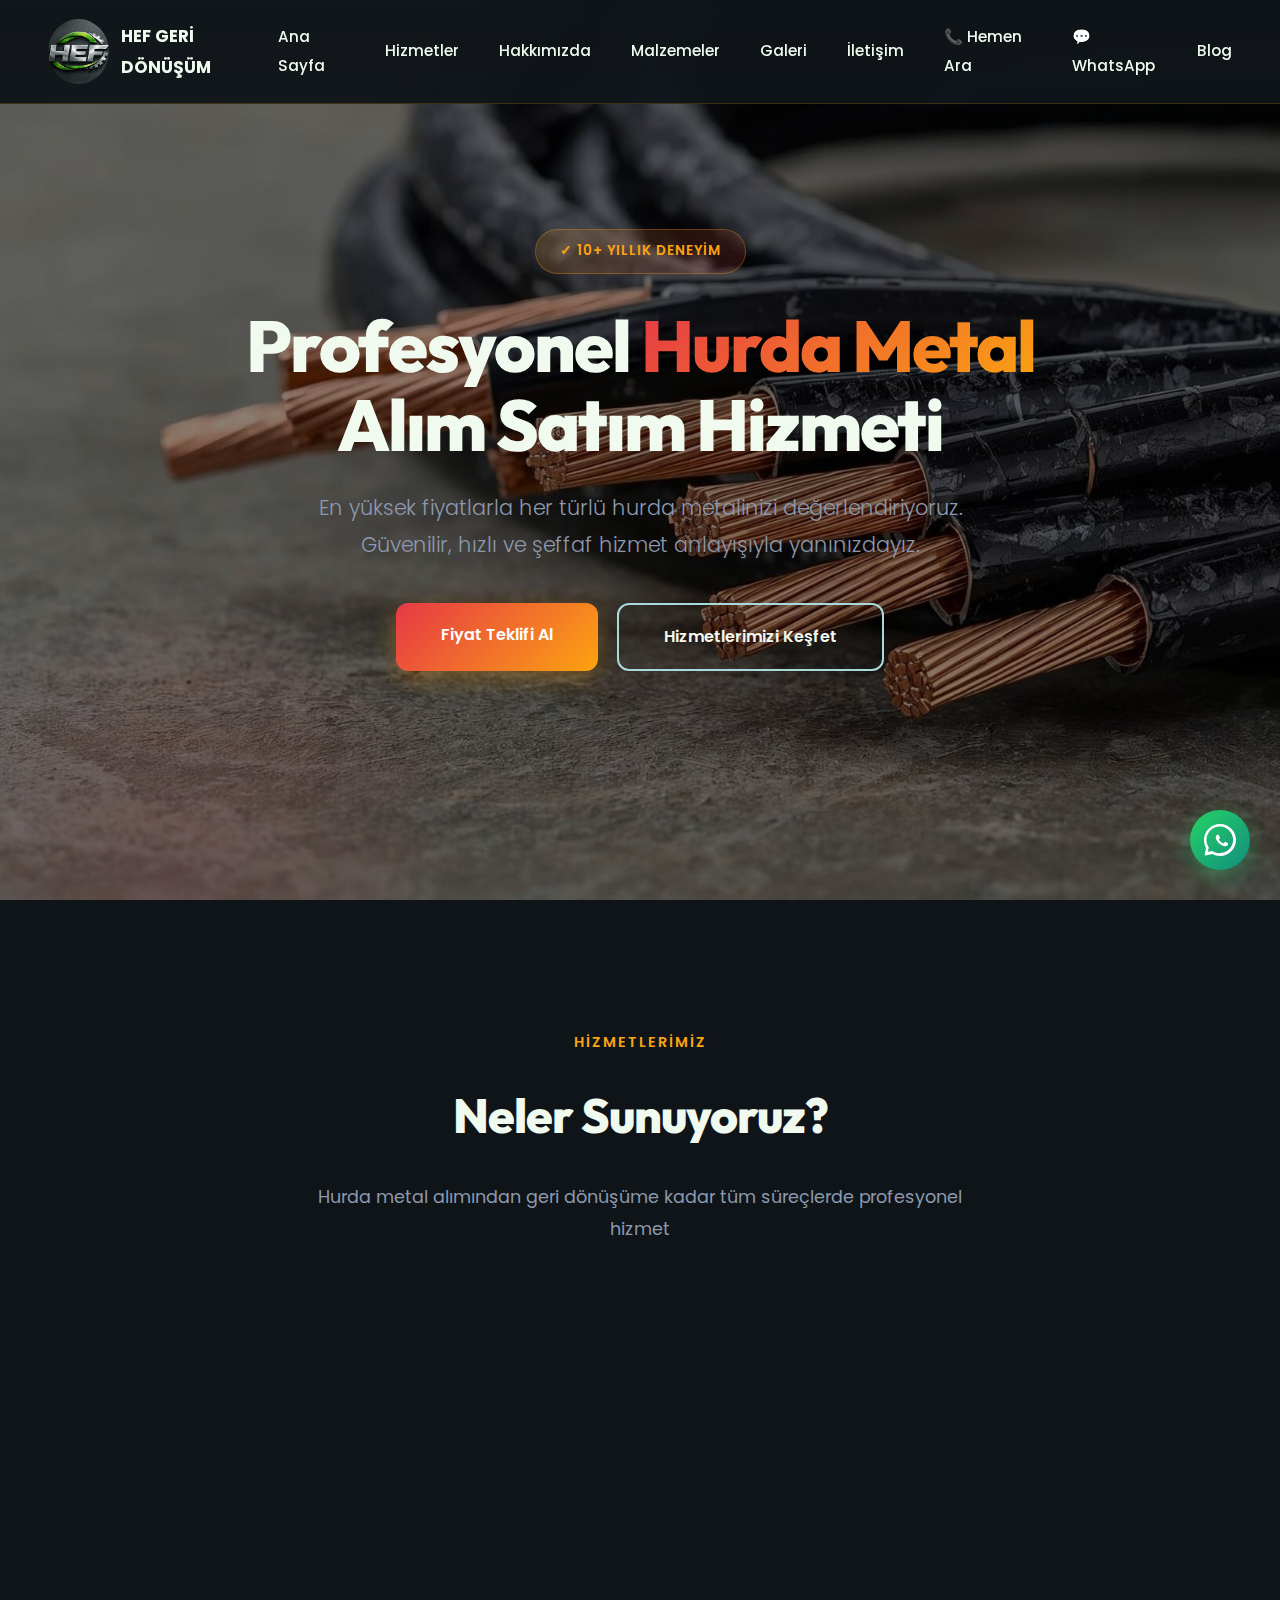
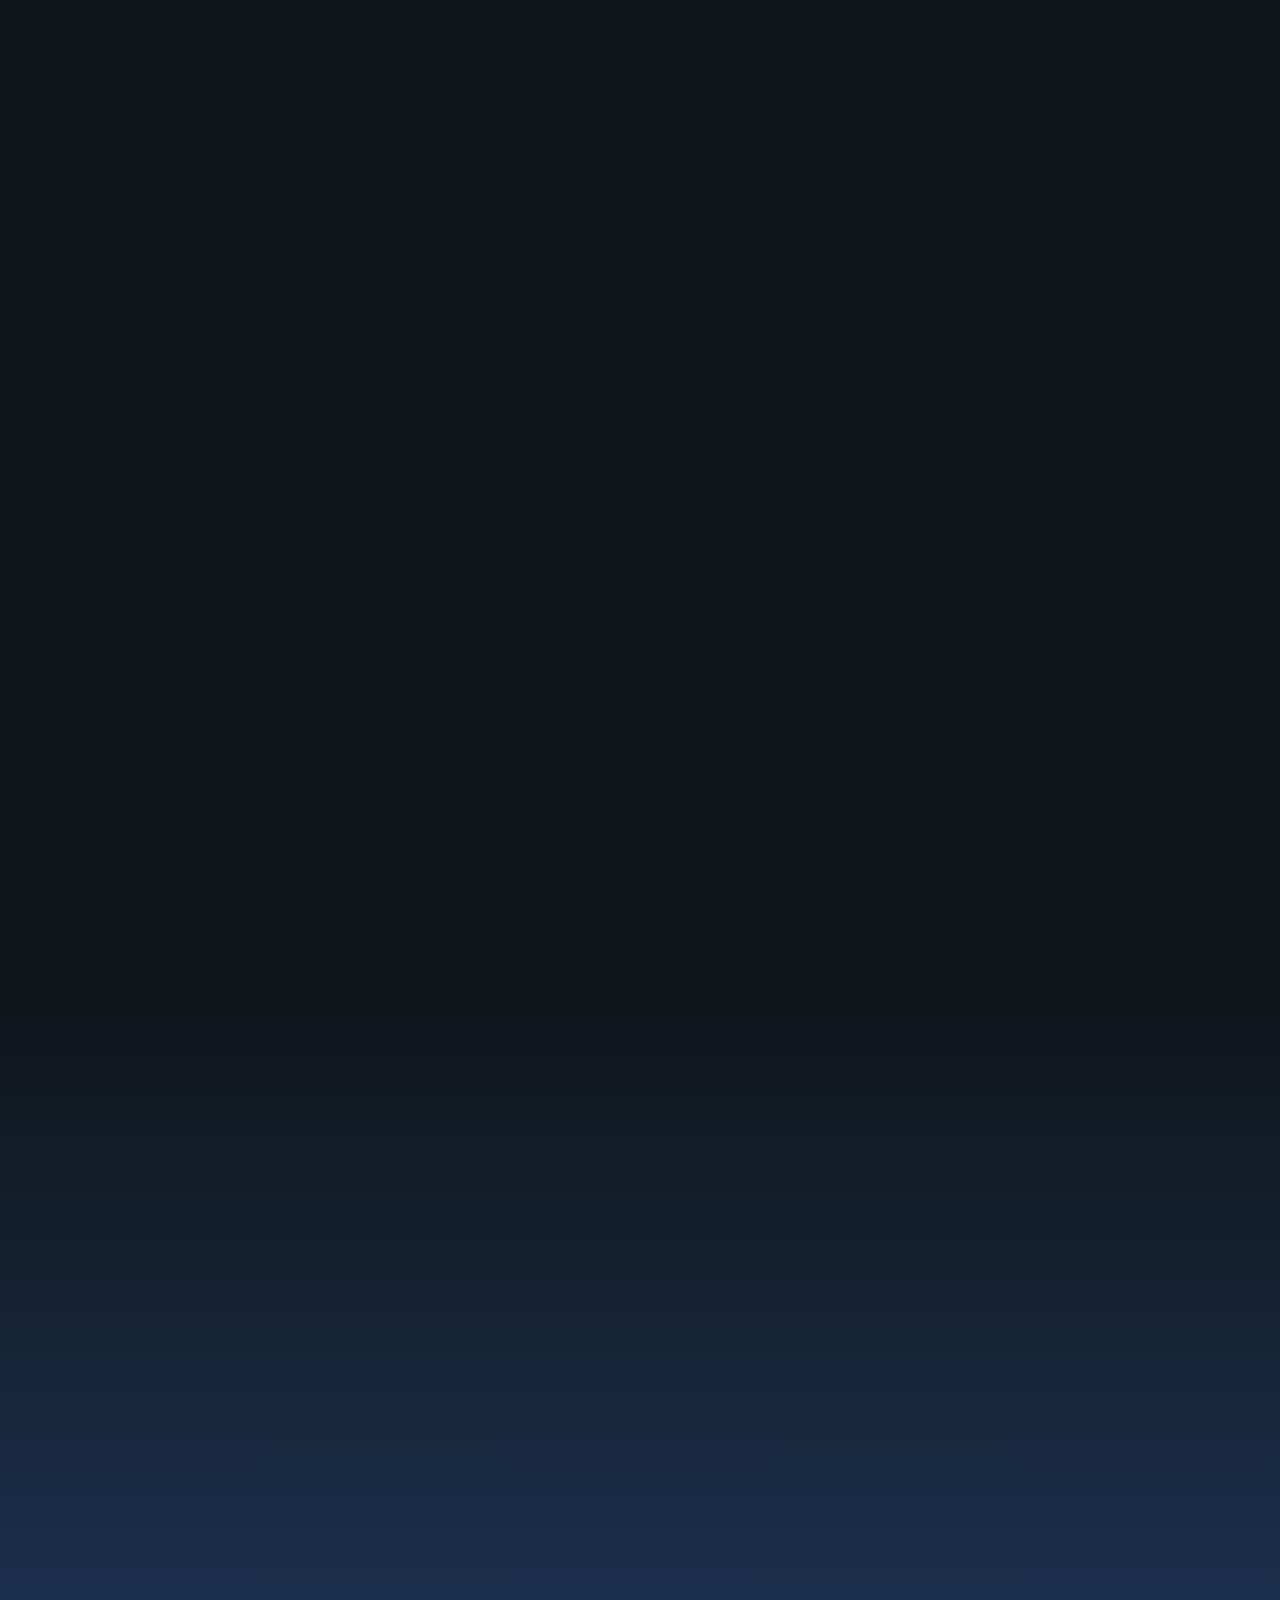
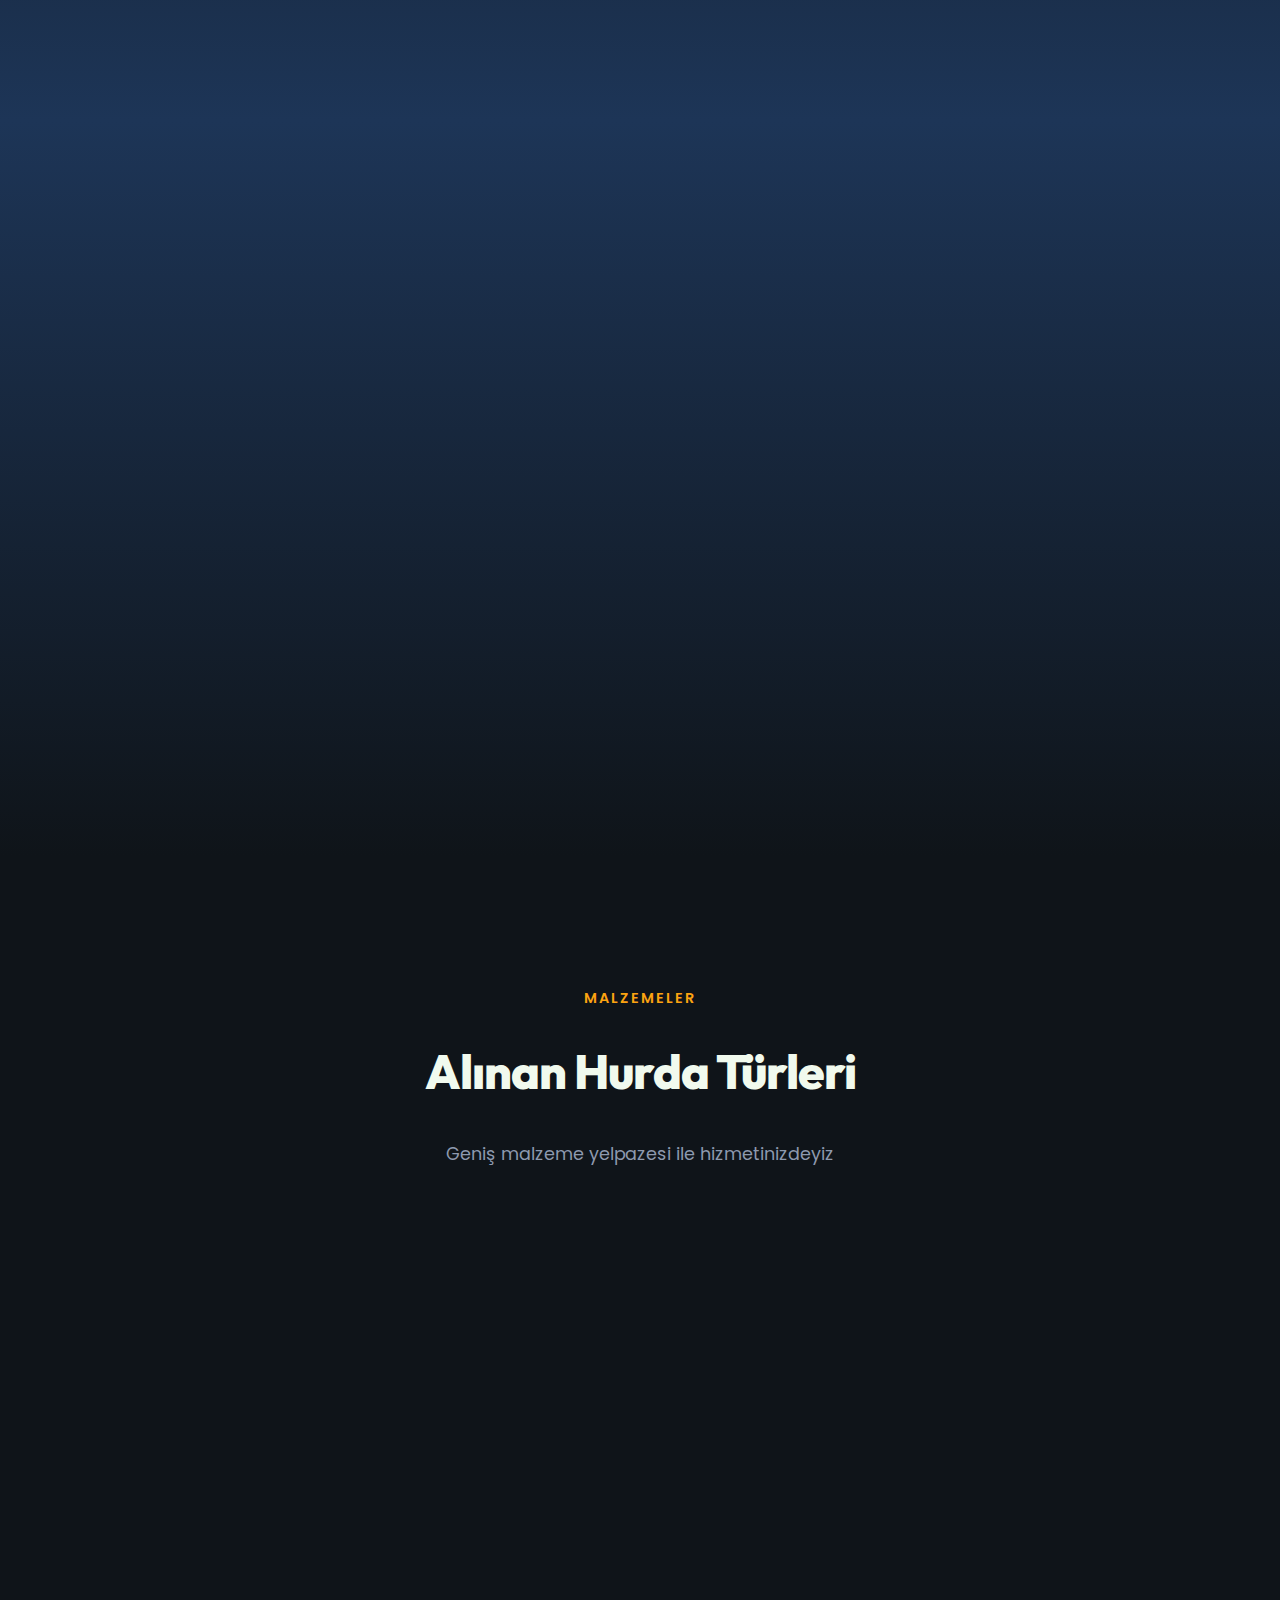
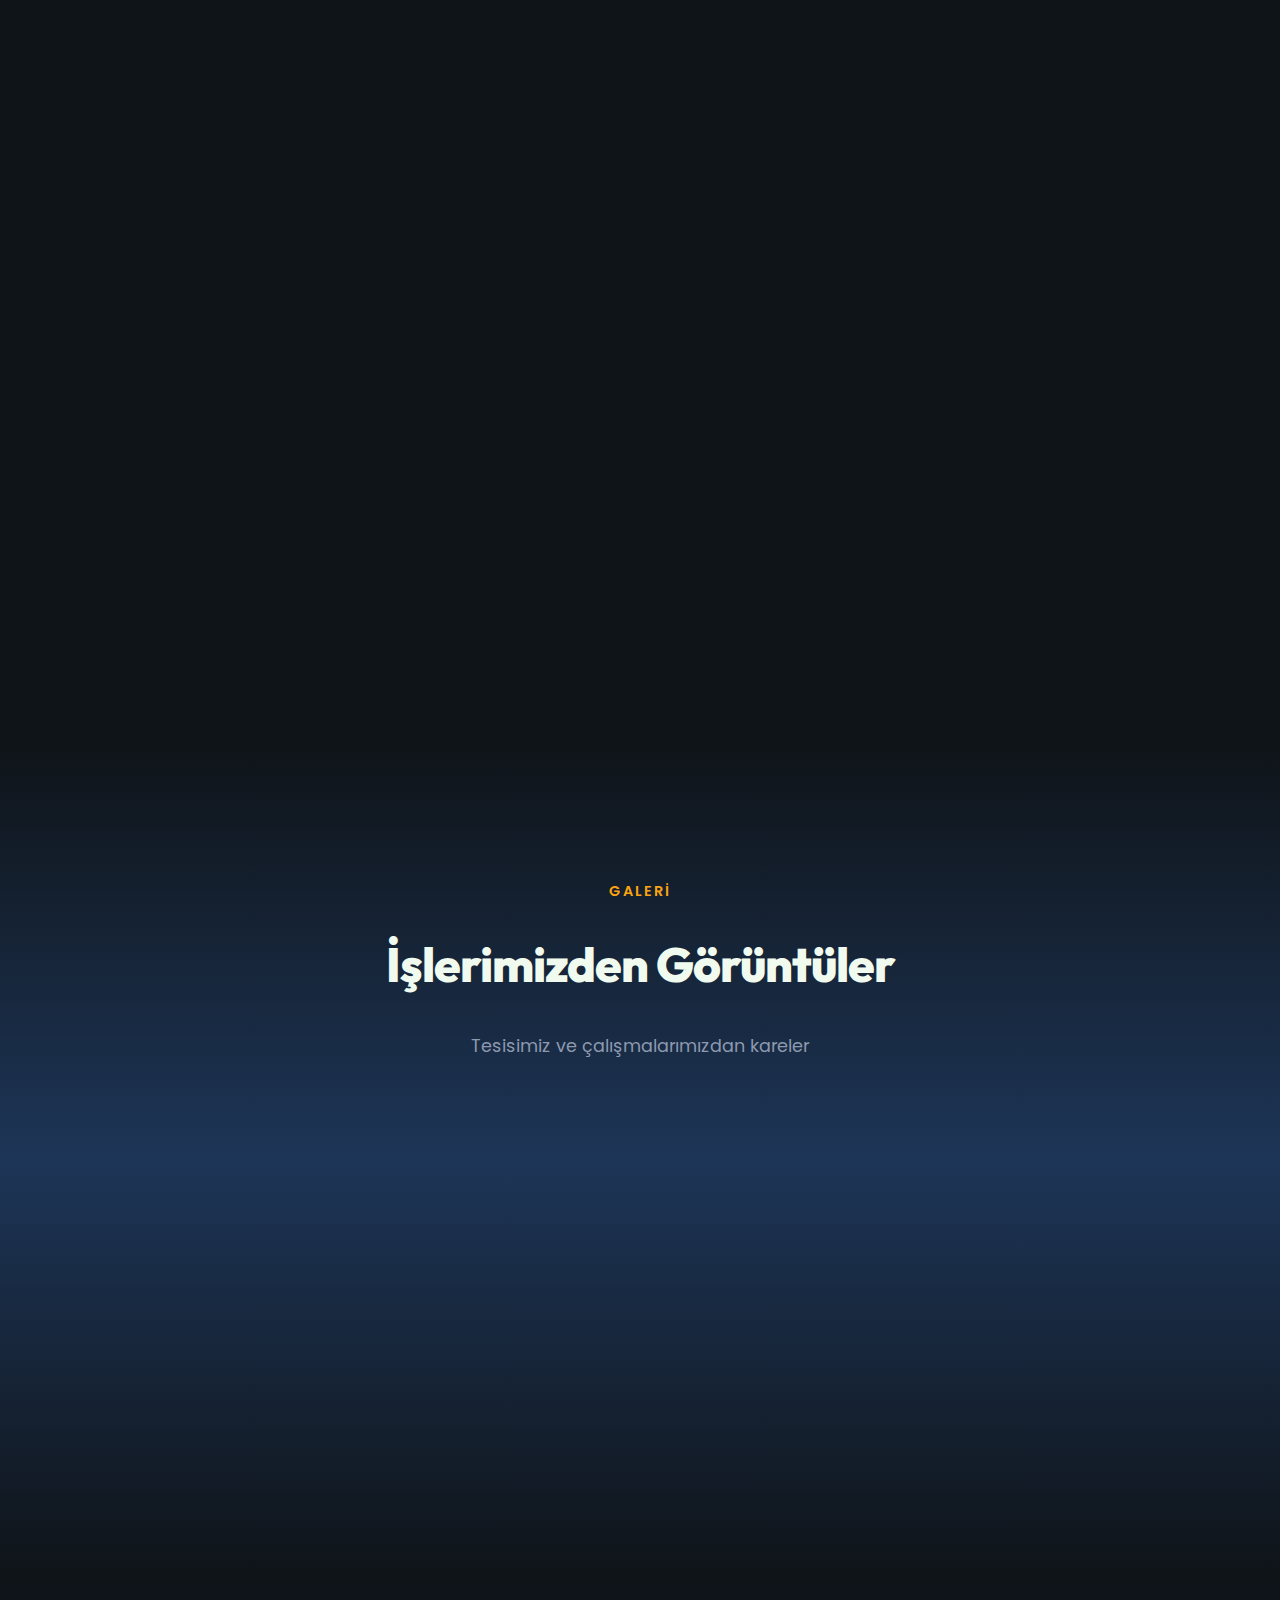
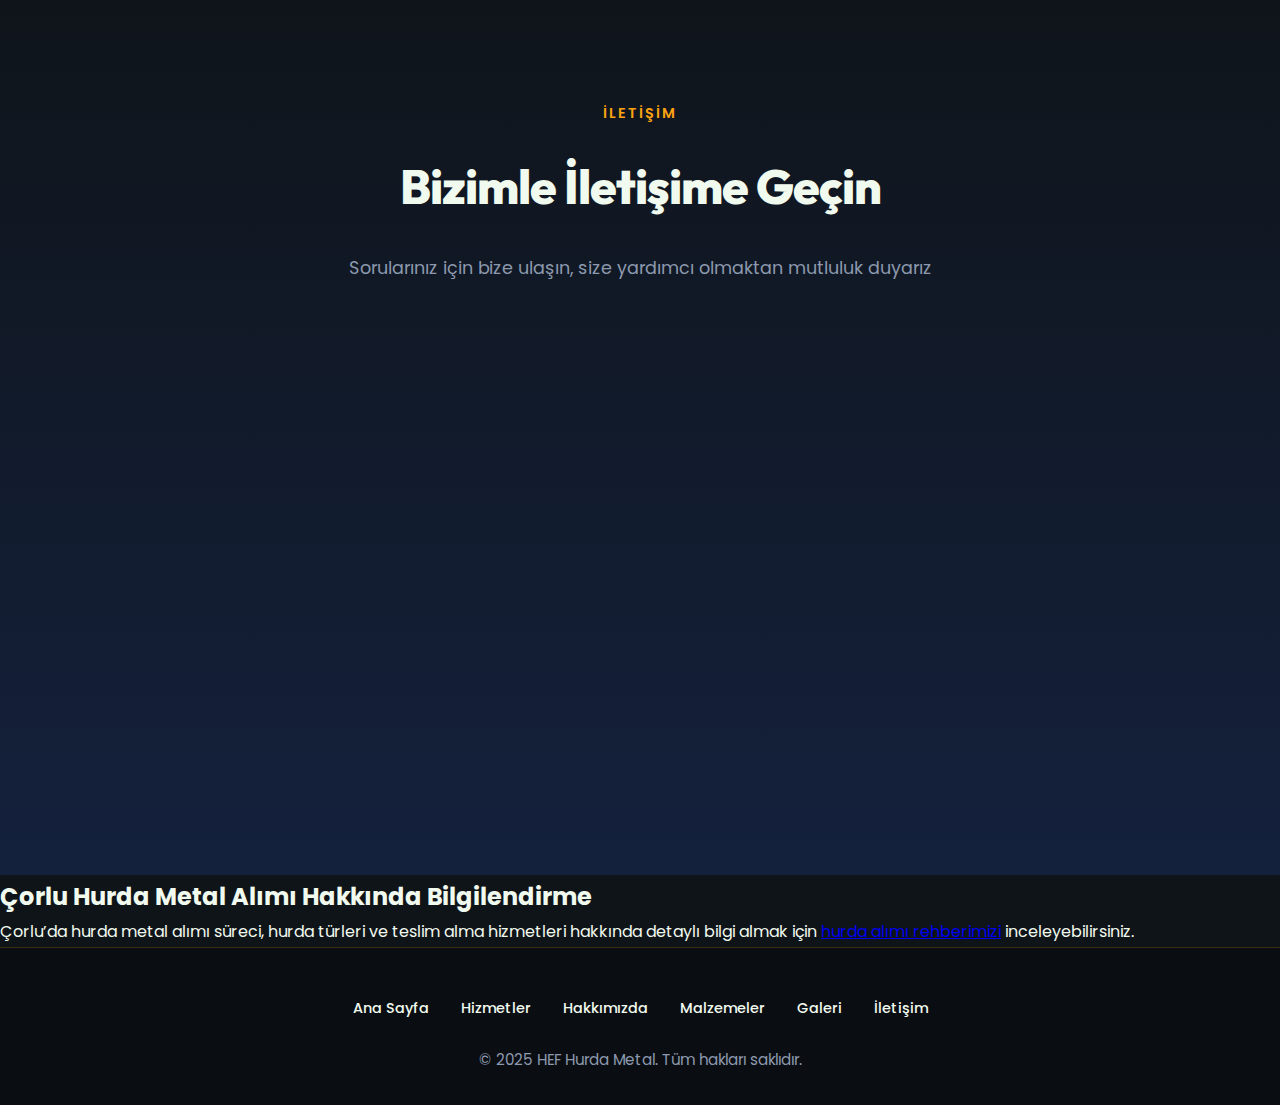
<file: index.html>
<!DOCTYPE html>
<html lang="tr">
<head>
    <meta charset="UTF-8">
    <meta name="viewport" content="width=device-width, initial-scale=1.0">
   <!-- Primary Meta Tags -->
<title>HEF Geri Dönüşüm | Çorlu Hurda Alımı – En Yüksek Fiyat</title>

<meta name="description" content="Çorlu ve Tekirdağ genelinde hurda metal alımı. Demir, bakır, alüminyum, çelik hurdalarınızı değerinde alıyoruz. Ücretsiz nakliye, anında ödeme. ☎️ 0530 940 5950">

<meta name="author" content="HEF Geri Dönüşüm">
<meta name="robots" content="index, follow">
<meta name="viewport" content="width=device-width, initial-scale=1.0">

<!-- Open Graph / Facebook -->
<meta property="og:type" content="website">
<meta property="og:locale" content="tr_TR">
<meta property="og:url" content="https://www.hefhurda.com/">
<meta property="og:title" content="Çorlu Hurda Metal Alımı | HEF Geri Dönüşüm">
<meta property="og:description" content="Çorlu’da hurda metal alımı ve fabrika sökümü. En yüksek fiyat, ücretsiz nakliye ve anında ödeme.">
<meta property="og:image" content="https://www.hefhurda.com/images/logo.png">

<!-- Twitter -->
<meta name="twitter:card" content="summary_large_image">
<meta name="twitter:title" content="Çorlu Hurda Metal Alımı | HEF Geri Dönüşüm">
<meta name="twitter:description" content="Demir, bakır, alüminyum hurdalarınızı Çorlu’da değerinde alıyoruz.">
<meta name="twitter:image" content="https://www.hefhurda.com/images/logo.png">

<!-- Favicon -->
<link rel="icon" type="image/png" href="images/logo.png">

<!-- Schema.org LocalBusiness -->
<script type="application/ld+json">
{
  "@context": "https://schema.org",
  "@type": "LocalBusiness",
  "name": "HEF Geri Dönüşüm",
  "url": "https://www.hefhurda.com",
  "logo": "https://www.hefhurda.com/images/logo.png",
  "image": "https://www.hefhurda.com/images/logo.png",
  "description": "Çorlu ve Tekirdağ genelinde hurda metal alımı, fabrika sökümü ve geri dönüşüm hizmetleri.",
  "telephone": "+90 530 940 59 50",
  "email": "info@hefhurda.com",
  "address": {
    "@type": "PostalAddress",
    "addressLocality": "Çorlu",
    "addressRegion": "Tekirdağ",
    "addressCountry": "TR"
  },
  "openingHoursSpecification": [{
    "@type": "OpeningHoursSpecification",
    "dayOfWeek": [
      "Monday",
      "Tuesday",
      "Wednesday",
      "Thursday",
      "Friday",
      "Saturday"
    ],
    "opens": "08:00",
    "closes": "18:00"
  }],
  "areaServed": {
    "@type": "AdministrativeArea",
    "name": "Tekirdağ"
  }
}
</script>

    
    <link href="https://fonts.googleapis.com/css2?family=Poppins:wght@300;400;600;700;800&family=Outfit:wght@400;600;800&display=swap" rel="stylesheet">
    <link rel="stylesheet" href="style.css">

</head>
<body>
    <header>
        <nav>
            <div class="logo">
                <a href="#anasayfa" class="logo-icon">
                    <img src="images/logo.png" alt="HEF Geri Dönüşüm Logo">
                </a>
                <span>HEF GERİ DÖNÜŞÜM</span>
            </div>

            <div class="menu-toggle" onclick="toggleMenu()">
                <span></span>
                <span></span>
                <span></span>
            </div>
            <ul class="nav-links">
                <li><a href="#anasayfa">Ana Sayfa</a></li>
                <li><a href="#hizmetler">Hizmetler</a></li>
                <li><a href="#hakkimizda">Hakkımızda</a></li>
                <li><a href="#malzemeler">Malzemeler</a></li>
                <li><a href="#galeri">Galeri</a></li>
                <li><a href="#iletisim">İletişim  </a></li>
                <li><a href="tel:05309405950">📞 Hemen Ara</a></li>
                <li><a href="https://wa.me/905309405950">💬 WhatsApp</a></li>
                <li><a href="blog.html">Blog</a></li>
            </ul>
        </nav>
    </header>

    <!-- Hero Section -->
    <section id="anasayfa" class="hero">
        <div class="hero-content">
            <div class="hero-badge">✓ 10+ YILLIK DENEYİM</div>
            <h1>
                Profesyonel <span class="gradient-text">Hurda Metal</span><br>
                Alım Satım Hizmeti
            </h1>
            <p>En yüksek fiyatlarla her türlü hurda metalinizi değerlendiriyoruz. Güvenilir, hızlı ve şeffaf hizmet anlayışıyla yanınızdayız.</p>
            <div class="cta-buttons">
                <a href="#iletisim" class="btn btn-primary">Fiyat Teklifi Al</a>
                <a href="#hizmetler" class="btn btn-secondary">Hizmetlerimizi Keşfet</a>
            </div>
        </div>
    </section>

    <!-- Services Section -->
    <section id="hizmetler" class="services">
        <div class="section-header">
            <div class="section-tag">Hizmetlerimiz</div>
            <h2 class="section-title">Neler Sunuyoruz?</h2>
            <p class="section-desc">Hurda metal alımından geri dönüşüme kadar tüm süreçlerde profesyonel hizmet</p>
        </div>
        <div class="services-grid">
            <div class="service-card fade-in">
                <div class="service-icon">🧲</div>
                <h3>Hurda Alımı</h3>
                <p>Her türlü hurdanızı piyasanın en yüksek fiyatlarından değerlendiriyoruz. Demir, çelik, alüminyum, bakır ve daha fazlası.</p>
            </div>
            <div class="service-card fade-in" style="animation-delay: 0.1s;">
                <div class="service-icon">🏭</div>
                <h3>Fabrika Sökümü</h3>
                <p>Endüstriyel tesis söküm ve hurda hizmeti veriyoruz. Makine, metal ve ekipman sökümü yapıyoruz.</p>
            </div>
            <div class="service-card fade-in" style="animation-delay: 0.1s;">
                <div class="service-icon">🚚</div>
                <h3>Ücretsiz Nakliye</h3>
                <p>Büyük tonajlarda hurda metal alımlarınızda kapınızdan ücretsiz nakliye hizmeti sunuyoruz.</p>
            </div>
            <div class="service-card fade-in" style="animation-delay: 0.2s;">
                <div class="service-icon">💰</div>
                <h3>Anında Ödeme</h3>
                <p>Tartım işlemi sonrası nakit veya havale ile anında ödeme yapıyoruz.</p>
            </div>
            <div class="service-card fade-in" style="animation-delay: 0.3s;">
                <div class="service-icon">⚖️</div>
                <h3>Hassas Tartım</h3>
                <p>Onaylı kantar sistemlerimiz ile en hassas tartım işlemlerini gerçekleştiriyoruz.</p>
            </div>
            <div class="service-card fade-in" style="animation-delay: 0.4s;">
                <div class="service-icon">♻️</div>
                <h3>Çevre Dostu Geri Dönüşüm</h3>
                <p>Sürdürülebilir gelecek için çevreye duyarlı geri dönüşüm süreçleri uyguluyoruz.</p>
            </div>
            <div class="service-card fade-in" style="animation-delay: 0.5s;">
                <div class="service-icon">🎯</div>
                <h3>Profesyonel Danışmanlık</h3>
                <p>Hurda metal değerlendirme ve piyasa koşulları hakkında ücretsiz danışmanlık hizmeti.</p>
            </div>
        </div>
    </section>

    <!-- About Section -->
    <section id="hakkimizda" class="about">
        <div class="about-content">
            <div class="about-text fade-in">
                <h2>Çorlu’da Güvenilir Hurda Metal Alımı</h2>
                <p>
                    HEF Geri Dönüşüm olarak Çorlu, Ergene ve Tekirdağ genelinde,
10 yılı aşkın deneyimimizle hurda metal alımı ve geri dönüşüm hizmeti sunuyoruz.
Demir, bakır, alüminyum ve çelik hurdalarınızı
güvenilir, şeffaf ve profesyonel bir ticaret anlayışıyla satın alıyoruz.</p>

<p>
Modern tesislerimiz ve uzman ekibimizle fabrika sökümü,
tesis sökümü ve hurda alım satım işlemlerini
çevreye duyarlı geri dönüşüm süreçleriyle gerçekleştiriyoruz.
Ücretsiz nakliye ve anında ödeme avantajıyla müşterilerimize en iyi hizmeti vermeyi hedefliyoruz.
</p>

<p>
Adil fiyatlandırma, şeffaf ticaret ve müşteri memnuniyeti odaklı yaklaşımımız sayesinde
Çorlu ve Tekirdağ çevresinde hurda satmak isteyen bireysel ve kurumsal müşteriler için
tercih edilen geri dönüşüm firmalarından biri olmaya devam ediyoruz.
</p>

                <div class="stats">
                    <div class="stat-box">
                        <span class="stat-number">10+</span>
                        <span class="stat-label">Yıllık Tecrübe</span>
                    </div>
                    <div class="stat-box">
                        <span class="stat-number">2K+</span>
                        <span class="stat-label">Mutlu Müşteri</span>
                    </div>
                    <div class="stat-box">
                        <span class="stat-number">%100</span>
                        <span class="stat-label">Güven</span>
                    </div>
                    <div class="stat-box">
                        <span class="stat-number">24/7</span>
                        <span class="stat-label">Destek</span>
                    </div>
                </div>
            </div>
            <div class="about-visual fade-in">
                <img src="images/foto2.jpg" alt="Çorlu hurda metal alımı yapan HEF Geri Dönüşüm tesisleri" class="about-image">
            </div>
        </div>
    </section>

    <!-- Materials Section -->
    <section id="malzemeler" class="materials">
        <div class="section-header">
            <div class="section-tag">Malzemeler</div>
            <h2 class="section-title">Alınan Hurda Türleri</h2>
            <p class="section-desc">Geniş malzeme yelpazesi ile hizmetinizdeyiz</p>
        </div>
        
        <!-- Featured Materials Image -->
        <div class="materials-showcase fade-in">
            <img src="images/materials.jpg" alt="Hurda Metal Çeşitleri" class="materials-image">
            <div class="materials-overlay">
                <h3>Profesyonel Hurda Metal Alımı</h3>
                <p>Her türlü metal ve malzeme için en yüksek fiyat garantisi</p>
            </div>
        </div>

        <div class="materials-grid">
            <div class="material-card fade-in">
                <h3>Demir Hurda</h3>
                <p>Profil, sac, demir parçalar</p>
            </div>
            <div class="material-card fade-in" style="animation-delay: 0.05s;">
                <h3>Çelik Hurda</h3>
                <p>Paslanmaz çelik, galvaniz</p>
            </div>
            <div class="material-card fade-in" style="animation-delay: 0.1s;">
                <h3>Alüminyum</h3>
                <p>Profil, levha, döküm</p>
            </div>
            <div class="material-card fade-in" style="animation-delay: 0.15s;">
                <h3>Bakır</h3>
                <p>Kablo, boru, levha</p>
            </div>
            <div class="material-card fade-in" style="animation-delay: 0.2s;">
                <h3>Pirinç</h3>
                <p>Musluk, vana, aksesuar</p>
            </div>
            <div class="material-card fade-in" style="animation-delay: 0.25s;">
                <h3>Kurşun</h3>
                <p>Akü, boru, levha</p>
            </div>
            <div class="material-card fade-in" style="animation-delay: 0.3s;">
                <h3>Çinko</h3>
                <p>Oluk, boru, aksesuar</p>
            </div>
            <div class="material-card fade-in" style="animation-delay: 0.35s;">
                <h3>Elektrik Kablosu</h3>
                <p>Her türlü kablo ve tel</p>
            </div>
            <div class="material-card fade-in" style="animation-delay: 0.4s;">
                <h3>Karton</h3>
                <p>Koli kartonu, mukavva</p>
            </div>
            <div class="material-card fade-in" style="animation-delay: 0.45s;">
                <h3>Plastik ve Naylon</h3>
                <p>Poşet, streç, ambalaj</p>
            </div>
        </div>
    </section>

    <!-- Gallery Section -->
    <section id="galeri" class="gallery">
        <div class="section-header">
            <div class="section-tag">Galeri</div>
            <h2 class="section-title">İşlerimizden Görüntüler</h2>
            <p class="section-desc">Tesisimiz ve çalışmalarımızdan kareler</p>
        </div>
        <div class="gallery-grid">
            <div class="gallery-item fade-in">
                <img src="images/hurda.jpg" alt="Hurda Metal Toplama" class="gallery-image">
                <div class="gallery-overlay">
                    <h3>Hurda Metal İşleme</h3>
                    <p>Profesyonel ekipmanlarımızla hurda metal işleme</p>
                </div>
            </div>
            <div class="gallery-item fade-in" style="animation-delay: 0.1s;">
                <img src="images/hurda2.jpg" alt="Hurda Metal Stoku" class="gallery-image">
                <div class="gallery-overlay">
                    <h3>Geniş Stok Kapasitesi</h3>
                    <p>Büyük tonajlarda hurda alım kapasitesi</p>
                </div>
            </div>
            <div class="gallery-item fade-in" style="animation-delay: 0.2s;">
                <img src="images/foto2.jpg" alt="Nakliye Hizmeti" class="gallery-image">
                <div class="gallery-overlay">
                    <h3>Ücretsiz Nakliye</h3>
                    <p>Kapınıza hizmet</p>
                </div>
            </div>
        </div>
    </section>

    <!-- Contact Section -->
    <section id="iletisim" class="contact">
        <div class="section-header">
            <div class="section-tag">İletişim</div>
            <h2 class="section-title">Bizimle İletişime Geçin</h2>
            <p class="section-desc">Sorularınız için bize ulaşın, size yardımcı olmaktan mutluluk duyarız</p>
        </div>
        <div class="contact-content">
            <div class="info-box fade-in">
                <h3>📍 Adres</h3>
                <p>Çorlu, Türkiye</p>
            </div>
            <div class="info-box fade-in" style="animation-delay: 0.1s;">
                <h3>📞 Telefon</h3>
                <p>Furkan Çelik:</p>
                <p><a href="tel:+905309405950">+90 (530) 940 5950</a></p>
            </div>
            <div class="info-box fade-in" style="animation-delay: 0.2s;">
                <h3>✉️ E-posta</h3>
                <p><a href="mailto:hefhurdametal@gmail.com">hefhurdametal@gmail.com</a></p>
            </div>
            <div class="info-box fade-in" style="animation-delay: 0.3s;">
                <h3>🕐 Çalışma Saatleri</h3>
                <p>Pazartesi - Cumartesi: 08:00 - 18:00<br>
                Pazar: Kapalı</p>
            </div>
        </div>
    </section>

    <!-- WhatsApp Button -->
    <a href="https://wa.me/905309405950?text=Merhaba,%20hurda%20metal%20alımı%20hakkında%20bilgi%20almak%20istiyorum." 
       class="whatsapp-button" 
       target="_blank" 
       rel="noopener noreferrer"
       aria-label="WhatsApp ile iletişime geç">
        <span class="whatsapp-tooltip">WhatsApp'tan Yazın</span>
        <svg viewBox="0 0 32 32" xmlns="http://www.w3.org/2000/svg">
            <path d="M16 0C7.164 0 0 7.164 0 16c0 2.828 0.738 5.484 2.024 7.784L0.696 30.498c-0.14 0.532 0.348 1.02 0.88 0.88l6.714-1.328C10.516 31.262 13.172 32 16 32c8.836 0 16-7.164 16-16S24.836 0 16 0zm0 29.333c-2.58 0-5.044-0.736-7.168-2.124l-0.388-0.252-4.524 0.896 0.896-4.524-0.252-0.388c-1.388-2.124-2.124-4.588-2.124-7.168 0-7.364 5.968-13.333 13.333-13.333s13.333 5.968 13.333 13.333-5.968 13.333-13.333 13.333z"/>
            <path d="M23.532 18.92c-0.304-0.152-1.796-0.888-2.076-0.988-0.28-0.1-0.484-0.152-0.688 0.152s-0.788 0.988-0.968 1.192c-0.18 0.204-0.356 0.228-0.66 0.076-0.304-0.152-1.284-0.472-2.444-1.508-0.904-0.808-1.516-1.804-1.692-2.108s-0.020-0.468 0.132-0.62c0.136-0.136 0.304-0.356 0.456-0.532 0.152-0.18 0.204-0.304 0.304-0.508 0.1-0.204 0.052-0.38-0.024-0.532s-0.688-1.656-0.94-2.268c-0.248-0.596-0.5-0.516-0.688-0.524-0.176-0.008-0.38-0.012-0.584-0.012s-0.532 0.076-0.812 0.38c-0.28 0.304-1.068 1.044-1.068 2.544s1.092 2.952 1.244 3.156c0.152 0.204 2.152 3.288 5.212 4.608 0.728 0.316 1.296 0.504 1.74 0.644 0.732 0.232 1.396 0.2 1.924 0.12 0.588-0.088 1.796-0.732 2.048-1.44s0.252-1.316 0.176-1.44c-0.076-0.124-0.28-0.2-0.584-0.352z"/>
        </svg>
    </a>
<p>
<h2>Çorlu Hurda Metal Alımı Hakkında Bilgilendirme</h2>
<p>
Çorlu’da hurda metal alımı süreci, hurda türleri ve teslim alma hizmetleri hakkında
detaylı bilgi almak için
<a href="blog.html">hurda alımı rehberimizi</a>
inceleyebilirsiniz.
</p>


    <!-- Footer -->
    <footer>
        <div class="footer-links">
            <a href="#anasayfa">Ana Sayfa</a>
            <a href="#hizmetler">Hizmetler</a>
            <a href="#hakkimizda">Hakkımızda</a>
            <a href="#malzemeler">Malzemeler</a>
            <a href="#galeri">Galeri</a>
            <a href="#iletisim">İletişim</a>
        </div>
        <p>&copy; 2025 HEF Hurda Metal. Tüm hakları saklıdır.</p>
    </footer>

    <script src="script.js"></script>
</body>
</html>
</file>
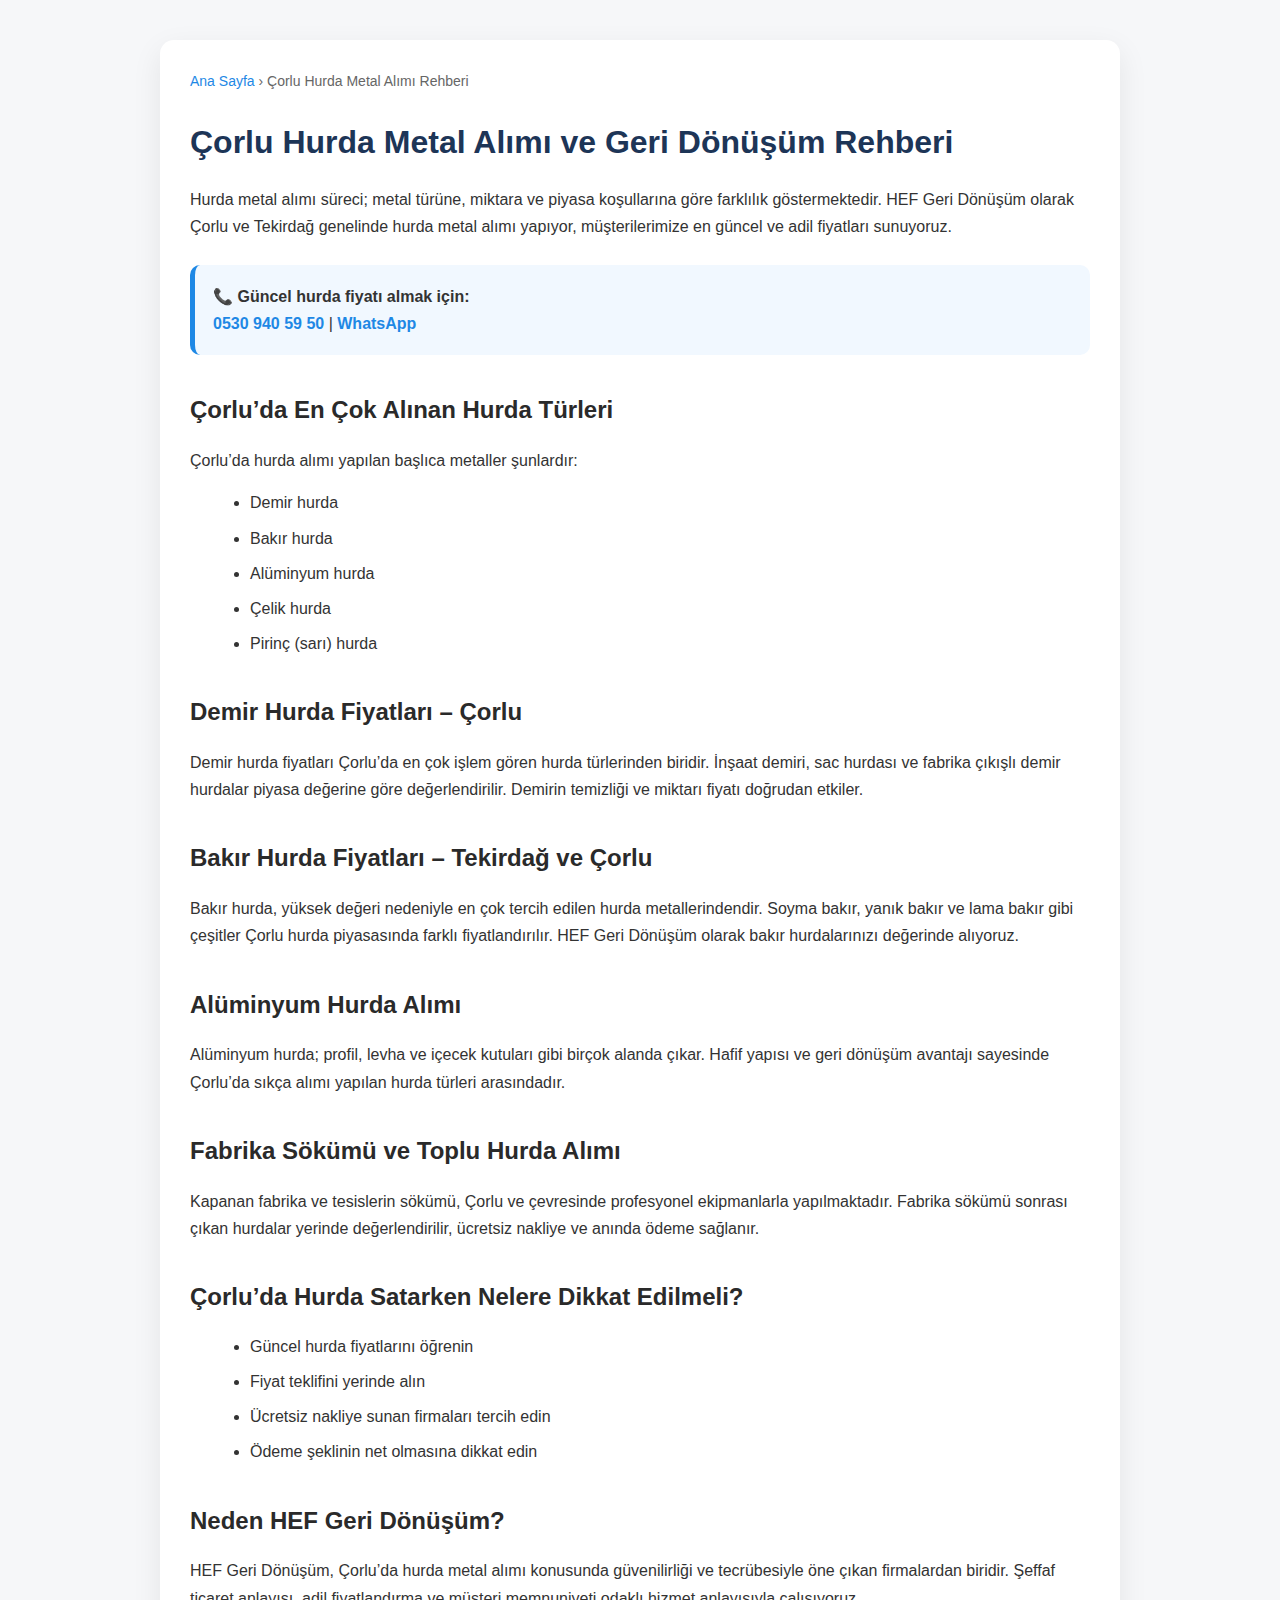
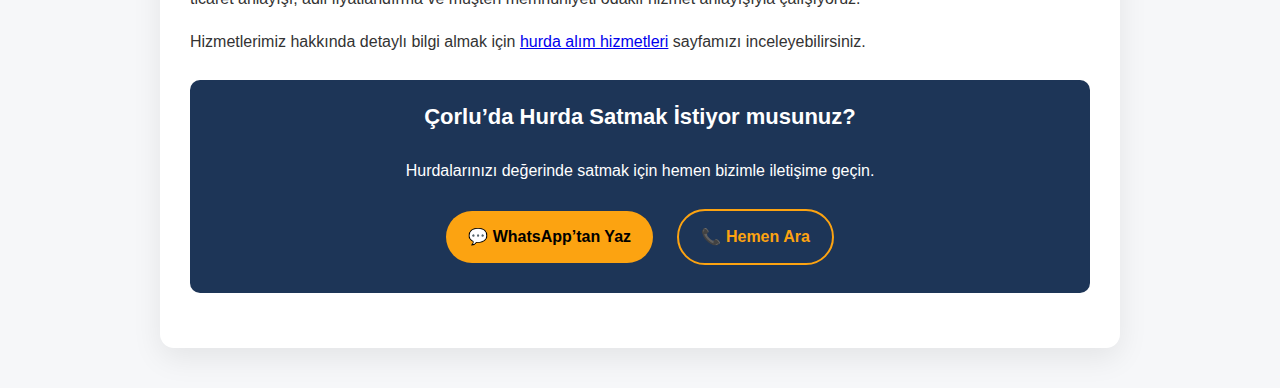
<file: blog.html>
<head>
    <title>Çorlu Hurda Metal Alımı ve Geri Dönüşüm Rehberi | HEF Geri Dönüşüm</title>
<meta name="description" content="Çorlu,Ergene,Çerkezköy ve Tekirdağ çevresi genelinde hurda metal alımı, fabrika sökümü ve geri dönüşüm süreçleri hakkında bilgilendirici rehber.">

    <style>
/* Genel ayarlar */
body {
    font-family: "Segoe UI", Arial, sans-serif;
    margin: 0;
    padding: 0;
    background: #f6f7f9;
    color: #333;
    line-height: 1.7;
}

/* Blog ana alan */
.blog-content {
    max-width: 900px;
    margin: 40px auto;
    padding: 30px;
    background: #fff;
    border-radius: 14px;
    box-shadow: 0 10px 30px rgba(0,0,0,0.08);
}

/* Breadcrumb */
.breadcrumb {
    font-size: 14px;
    margin-bottom: 15px;
    color: #666;
}
.breadcrumb a {
    color: #1e88e5;
    text-decoration: none;
}
.breadcrumb a:hover {
    text-decoration: underline;
}

/* Başlıklar */
.blog-content h1 {
    font-size: 32px;
    margin-bottom: 15px;
    color: #1d3557;
}

.blog-content h2 {
    font-size: 24px;
    margin-top: 35px;
    margin-bottom: 10px;
    color: #2a2a2a;
}

/* Paragraflar */
.blog-content p {
    font-size: 16px;
    margin-bottom: 15px;
}

/* Listeler */
.blog-content ul {
    margin: 15px 0 25px 20px;
}
.blog-content ul li {
    margin-bottom: 8px;
}

/* CTA kutuları */
.blog-cta {
    background: #f1f8ff;
    border-left: 5px solid #1e88e5;
    padding: 18px;
    margin: 25px 0;
    border-radius: 10px;
}

.blog-cta.bottom {
    text-align: center;
    background: #1d3557;
    color: #fff;
    border-left: none;
}

.blog-cta.bottom h3 {
    margin-top: 0;
    font-size: 22px;
}

.blog-cta a {
    color: #1e88e5;
    font-weight: bold;
    text-decoration: none;
}

.blog-cta.bottom a {
    display: inline-block;
    margin: 10px;
    padding: 12px 22px;
    border-radius: 30px;
    background: #fca311;
    color: #000;
    text-decoration: none;
    font-weight: 600;
}

.blog-cta.bottom a.outline {
    background: transparent;
    border: 2px solid #fca311;
    color: #fca311;
}

.blog-cta.bottom a:hover {
    opacity: 0.9;
}

/* Mobil uyum */
@media (max-width: 768px) {
    .blog-content {
        margin: 20px;
        padding: 20px;
    }

    .blog-content h1 {
        font-size: 26px;
    }

    .blog-content h2 {
        font-size: 20px;
    }
}
</style>
</head>
<body>
    <section class="blog-content">

    <!-- Breadcrumb (SEO + UX) -->
    <nav class="breadcrumb">
        <a href="index.html">Ana Sayfa</a> ›
        <span>Çorlu Hurda Metal Alımı Rehberi</span>
    </nav>

    <h1>Çorlu Hurda Metal Alımı ve Geri Dönüşüm Rehberi</h1>

    <p>
    Hurda metal alımı süreci; metal türüne, miktara ve piyasa koşullarına göre
    farklılık göstermektedir.
    HEF Geri Dönüşüm olarak Çorlu ve Tekirdağ genelinde
    hurda metal alımı yapıyor, müşterilerimize en güncel ve adil fiyatları sunuyoruz.
    </p>

    <!-- CTA (erken temas) -->
    <div class="blog-cta">
        <strong>📞 Güncel hurda fiyatı almak için:</strong><br>
        <a href="tel:05309405950">0530 940 59 50</a> |
        <a href="https://wa.me/905309405950">WhatsApp</a>
    </div>

    <h2>Çorlu’da En Çok Alınan Hurda Türleri</h2>

    <p>
    Çorlu’da hurda alımı yapılan başlıca metaller şunlardır:
    </p>

    <ul>
        <li>Demir hurda</li>
        <li>Bakır hurda</li>
        <li>Alüminyum hurda</li>
        <li>Çelik hurda</li>
        <li>Pirinç (sarı) hurda</li>
    </ul>

    <h2>Demir Hurda Fiyatları – Çorlu</h2>
    <p>
    Demir hurda fiyatları Çorlu’da en çok işlem gören hurda türlerinden biridir.
    İnşaat demiri, sac hurdası ve fabrika çıkışlı demir hurdalar
    piyasa değerine göre değerlendirilir.
    Demirin temizliği ve miktarı fiyatı doğrudan etkiler.
    </p>

    <h2>Bakır Hurda Fiyatları – Tekirdağ ve Çorlu</h2>
    <p>
    Bakır hurda, yüksek değeri nedeniyle en çok tercih edilen hurda metallerindendir.
    Soyma bakır, yanık bakır ve lama bakır gibi çeşitler
    Çorlu hurda piyasasında farklı fiyatlandırılır.
    HEF Geri Dönüşüm olarak bakır hurdalarınızı değerinde alıyoruz.
    </p>

    <h2>Alüminyum Hurda Alımı</h2>
    <p>
    Alüminyum hurda; profil, levha ve içecek kutuları gibi birçok alanda çıkar.
    Hafif yapısı ve geri dönüşüm avantajı sayesinde
    Çorlu’da sıkça alımı yapılan hurda türleri arasındadır.
    </p>

    <h2>Fabrika Sökümü ve Toplu Hurda Alımı</h2>
    <p>
    Kapanan fabrika ve tesislerin sökümü,
    Çorlu ve çevresinde profesyonel ekipmanlarla yapılmaktadır.
    Fabrika sökümü sonrası çıkan hurdalar yerinde değerlendirilir,
    ücretsiz nakliye ve anında ödeme sağlanır.
    </p>

    <h2>Çorlu’da Hurda Satarken Nelere Dikkat Edilmeli?</h2>
    <ul>
        <li>Güncel hurda fiyatlarını öğrenin</li>
        <li>Fiyat teklifini yerinde alın</li>
        <li>Ücretsiz nakliye sunan firmaları tercih edin</li>
        <li>Ödeme şeklinin net olmasına dikkat edin</li>
    </ul>

    <h2>Neden HEF Geri Dönüşüm?</h2>
    <p>
    HEF Geri Dönüşüm, Çorlu’da hurda metal alımı konusunda
    güvenilirliği ve tecrübesiyle öne çıkan firmalardan biridir.
    Şeffaf ticaret anlayışı, adil fiyatlandırma ve müşteri memnuniyeti
    odaklı hizmet anlayışıyla çalışıyoruz.
    </p>

    <!-- İç link (SEO altın hamle) -->
    <p>
    Hizmetlerimiz hakkında detaylı bilgi almak için
    <a href="index.html#hizmetler">hurda alım hizmetleri</a>
    sayfamızı inceleyebilirsiniz.
    </p>

    <!-- Güçlü kapanış CTA -->
    <div class="blog-cta bottom">
        <h3>Çorlu’da Hurda Satmak İstiyor musunuz?</h3>
        <p>Hurdalarınızı değerinde satmak için hemen bizimle iletişime geçin.</p>
        <a href="https://wa.me/905309405950" class="btn">💬 WhatsApp’tan Yaz</a>
        <a href="tel:05309405950" class="btn outline">📞 Hemen Ara</a>
    </div>

</section>
</body>
</file>
<file: style.css>
:root {
    --primary: #e63946;
    --secondary: #457b9d;
    --accent: #fca311;
    --dark: #1d3557;
    --darker: #14213d;
    --light: #f1faee;
    --soft: #a8dadc;
    --gray: #8d99ae;
}

* {
    margin: 0;
    padding: 0;
    box-sizing: border-box;
}

body {
    font-family: 'Poppins', sans-serif;
    background: #0f1419;
    color: var(--light);
    overflow-x: hidden;
    line-height: 1.8;
}

/* Animasyonlar */
@keyframes float {
    0%, 100% { transform: translateY(0px); }
    50% { transform: translateY(-20px); }
}

@keyframes glow {
    0%, 100% { box-shadow: 0 0 20px rgba(252, 163, 17, 0.3); }
    50% { box-shadow: 0 0 40px rgba(252, 163, 17, 0.6); }
}

@keyframes slideUp {
    from {
        opacity: 0;
        transform: translateY(40px);
    }
    to {
        opacity: 1;
        transform: translateY(0);
    }
}

@keyframes scaleIn {
    from {
        opacity: 0;
        transform: scale(0.8);
    }
    to {
        opacity: 1;
        transform: scale(1);
    }
}

/* Header */
header {
    position: fixed;
    top: 0;
    width: 100%;
    background: linear-gradient(180deg, rgba(15, 20, 25, 0.98) 0%, rgba(15, 20, 25, 0.95) 100%);
    backdrop-filter: blur(15px);
    z-index: 1000;
    border-bottom: 1px solid rgba(252, 163, 17, 0.2);
    transition: all 0.4s ease;
}

header.scrolled {
    background: rgba(15, 20, 25, 0.99);
    box-shadow: 0 8px 32px rgba(0, 0, 0, 0.4);
}

nav {
    max-width: 1400px;
    margin: 0 auto;
    display: flex;
    justify-content: space-between;
    align-items: center;
    padding: 1.2rem 3rem;
}

.logo {
    display: flex;
    align-items: center;
    gap: 12px;
}

.logo-icon {
    width: 65px;
    height: 65px;
    border-radius: 50%;
    overflow: hidden;
    background: black;
    transition: transform 0.25s ease;
}

.logo-icon:hover {
    transform: scale(1.08);
}

.logo-icon img {
    width: 100%;
    height: 100%;
    object-fit: cover;
}

.logo span {
    font-size: 1.05rem;
    font-weight: 700;
}

.nav-links {
    display: flex;
    gap: 2.5rem;
    list-style: none;
    align-items: center;
}

.nav-links a {
    color: var(--light);
    text-decoration: none;
    font-weight: 500;
    font-size: 0.95rem;
    transition: all 0.3s;
    position: relative;
    padding: 0.5rem 0;
}

.nav-links a::before {
    content: '';
    position: absolute;
    bottom: 0;
    left: 50%;
    transform: translateX(-50%) scaleX(0);
    width: 100%;
    height: 2px;
    background: linear-gradient(90deg, var(--primary), var(--accent));
    transition: transform 0.3s ease;
}

.nav-links a:hover::before {
    transform: translateX(-50%) scaleX(1);
}

.nav-links a:hover {
    color: var(--accent);
}

/* Hero Section */
.hero {
    min-height: 100vh;
    padding: 0 1.5rem;
    background-image: url("images/hero-bg.jpg");
    background-size: cover;
    background-position: center;
    background-repeat: no-repeat;
    display: flex;
    align-items: center;
    justify-content: center;
    position: relative;
    overflow: hidden;
}

.hero::before {
    content: "";
    position: absolute;
    inset: 0;
    background: rgba(0, 0, 0, 0.45);
    z-index: 0;
}

.hero::after {
    content: "";
    position: absolute;
    bottom: -30%;
    left: -10%;
    width: 600px;
    height: 600px;
    background: radial-gradient(circle, rgba(230, 57, 70, 0.12), transparent 70%);
    border-radius: 50%;
    animation: float 10s ease-in-out infinite;
    z-index: 0;
}

.hero-content {
    position: relative;
    z-index: 1;
    color: #fff;
    text-align: center;
}

.hero-badge {
    display: inline-block;
    background: linear-gradient(135deg, rgba(252, 163, 17, 0.15), rgba(230, 57, 70, 0.15));
    border: 1px solid rgba(252, 163, 17, 0.3);
    padding: 0.6rem 1.5rem;
    border-radius: 50px;
    font-size: 0.85rem;
    font-weight: 600;
    letter-spacing: 1px;
    margin-bottom: 2rem;
    color: var(--accent);
}

.hero h1 {
    font-family: 'Outfit', sans-serif;
    font-size: 4.5rem;
    margin-bottom: 1.5rem;
    color: var(--light);
    font-weight: 800;
    line-height: 1.1;
    letter-spacing: -2px;
}

.hero h1 .gradient-text {
    background: linear-gradient(135deg, var(--primary), var(--accent));
    -webkit-background-clip: text;
    -webkit-text-fill-color: transparent;
    background-clip: text;
}

.hero p {
    font-size: 1.3rem;
    margin-bottom: 2.5rem;
    color: var(--gray);
    font-weight: 300;
    max-width: 700px;
    margin-left: auto;
    margin-right: auto;
}

.cta-buttons {
    display: flex;
    gap: 1.2rem;
    justify-content: center;
    flex-wrap: wrap;
}

.btn {
    padding: 1.1rem 2.8rem;
    font-size: 1rem;
    font-weight: 600;
    border: none;
    cursor: pointer;
    transition: all 0.4s cubic-bezier(0.4, 0, 0.2, 1);
    text-decoration: none;
    display: inline-block;
    font-family: 'Poppins', sans-serif;
    border-radius: 12px;
    position: relative;
    overflow: hidden;
}

.btn::before {
    content: '';
    position: absolute;
    top: 50%;
    left: 50%;
    width: 0;
    height: 0;
    border-radius: 50%;
    background: rgba(255, 255, 255, 0.2);
    transform: translate(-50%, -50%);
    transition: width 0.6s, height 0.6s;
}

.btn:hover::before {
    width: 300px;
    height: 300px;
}

.btn-primary {
    background: linear-gradient(135deg, var(--primary), var(--accent));
    color: white;
    box-shadow: 0 8px 24px rgba(252, 163, 17, 0.3);
}

.btn-primary:hover {
    transform: translateY(-3px);
    box-shadow: 0 12px 36px rgba(252, 163, 17, 0.4);
}

.btn-secondary {
    background: transparent;
    color: var(--light);
    border: 2px solid var(--soft);
}

.btn-secondary:hover {
    background: var(--soft);
    color: var(--dark);
    transform: translateY(-3px);
    border-color: var(--soft);
}

/* Services Section */
.services {
    padding: 8rem 3rem;
    background: #0f1419;
    position: relative;
}

.section-header {
    text-align: center;
    max-width: 700px;
    margin: 0 auto 5rem;
}

.section-tag {
    display: inline-block;
    color: var(--accent);
    font-size: 0.9rem;
    font-weight: 600;
    letter-spacing: 2px;
    text-transform: uppercase;
    margin-bottom: 1rem;
}

.section-title {
    font-family: 'Outfit', sans-serif;
    font-size: 3rem;
    margin-bottom: 1.5rem;
    color: var(--light);
    font-weight: 800;
    letter-spacing: -1px;
}

.section-desc {
    color: var(--gray);
    font-size: 1.1rem;
    line-height: 1.8;
}

.services-grid {
    max-width: 1400px;
    margin: 0 auto;
    display: grid;
    grid-template-columns: repeat(auto-fit, minmax(320px, 1fr));
    gap: 2rem;
}

.service-card {
    background: linear-gradient(135deg, rgba(29, 53, 87, 0.4), rgba(20, 33, 61, 0.4));
    padding: 2.5rem;
    border: 1px solid rgba(168, 218, 220, 0.1);
    border-radius: 20px;
    transition: all 0.4s cubic-bezier(0.4, 0, 0.2, 1);
    position: relative;
    overflow: hidden;
    backdrop-filter: blur(10px);
}

.service-card::before {
    content: '';
    position: absolute;
    top: 0;
    left: 0;
    right: 0;
    height: 3px;
    background: linear-gradient(90deg, var(--primary), var(--accent));
    transform: scaleX(0);
    transition: transform 0.4s ease;
}

.service-card:hover::before {
    transform: scaleX(1);
}

.service-card:hover {
    transform: translateY(-8px) scale(1.02);
    border-color: rgba(252, 163, 17, 0.3);
    background: linear-gradient(135deg, rgba(29, 53, 87, 0.6), rgba(20, 33, 61, 0.6));
    box-shadow: 0 20px 50px rgba(252, 163, 17, 0.15);
}

.service-icon {
    font-size: 2.8rem;
    margin-bottom: 1.5rem;
    display: inline-block;
    filter: grayscale(0.3);
    transition: all 0.3s;
}

.service-card:hover .service-icon {
    transform: scale(1.1) rotate(5deg);
    filter: grayscale(0);
}

.service-card h3 {
    font-family: 'Outfit', sans-serif;
    font-size: 1.5rem;
    margin-bottom: 1rem;
    font-weight: 700;
    color: var(--light);
}

.service-card p {
    color: var(--gray);
    font-size: 1rem;
    line-height: 1.8;
}

/* About Section */
.about {
    padding: 8rem 3rem;
    background: linear-gradient(180deg, #0f1419 0%, #1d3557 50%, #0f1419 100%);
}

.about-content {
    max-width: 1300px;
    margin: 0 auto;
    display: grid;
    grid-template-columns: 1fr 1fr;
    gap: 5rem;
    align-items: center;
}

.about-text h2 {
    font-family: 'Outfit', sans-serif;
    font-size: 3rem;
    margin-bottom: 2rem;
    font-weight: 800;
    letter-spacing: -1px;
    color: var(--light);
}

.about-text p {
    font-size: 1.1rem;
    margin-bottom: 1.8rem;
    color: var(--gray);
    line-height: 1.9;
}

.stats {
    display: grid;
    grid-template-columns: repeat(2, 1fr);
    gap: 1.5rem;
    margin-top: 3rem;
}

.stat-box {
    background: linear-gradient(135deg, rgba(252, 163, 17, 0.1), rgba(230, 57, 70, 0.1));
    padding: 2rem;
    text-align: center;
    border: 1px solid rgba(252, 163, 17, 0.2);
    border-radius: 16px;
    transition: all 0.4s ease;
    backdrop-filter: blur(10px);
}

.stat-box:hover {
    transform: translateY(-5px) scale(1.05);
    border-color: var(--accent);
    animation: glow 2s ease-in-out infinite;
}

.stat-number {
    font-family: 'Outfit', sans-serif;
    font-size: 3rem;
    color: var(--accent);
    display: block;
    font-weight: 800;
    margin-bottom: 0.5rem;
}

.stat-label {
    font-size: 1rem;
    color: var(--light);
    font-weight: 500;
}

.about-visual {
    position: relative;
    height: 400px;
    border-radius: 30px;
    display: flex;
    align-items: center;
    justify-content: center;
    backdrop-filter: blur(20px);
    border: 2px solid rgba(252, 163, 17, 0.3);
    overflow: hidden;
    background: linear-gradient(135deg, rgba(252, 163, 17, 0.1), rgba(230, 57, 70, 0.1));
}

.about-image {
    width: 100%;
    height: 100%;
    object-fit: contain;
    object-position: center;
    border-radius: 30px;
    transition: transform 0.4s ease;
    padding: 20px;
}

.about-visual:hover .about-image {
    transform: scale(1.05);
}

/* Materials Section */
.materials {
    padding: 8rem 3rem;
    background: #0f1419;
}

.materials-showcase {
    max-width: 1200px;
    margin: 0 auto 5rem;
    position: relative;
    border-radius: 30px;
    overflow: hidden;
    min-height: 400px;
    box-shadow: 0 10px 40px rgba(0, 0, 0, 0.3);
    background: linear-gradient(135deg, rgba(29, 53, 87, 0.4), rgba(20, 33, 61, 0.4));
    display: flex;
    align-items: center;
    justify-content: center;
    padding: 20px;
}

.materials-image {
    width: auto;
    height: auto;
    max-width: 100%;
    max-height: 450px;
    object-fit: contain;
    object-position: center;
    display: block;
    transition: transform 0.4s ease;
}

.materials-showcase:hover .materials-image {
    transform: scale(1.05);
}

.materials-overlay {
    position: absolute;
    bottom: 0;
    left: 0;
    right: 0;
    background: linear-gradient(to top, rgba(0, 0, 0, 0.95), rgba(0, 0, 0, 0.7) 70%, transparent);
    padding: 3rem;
    color: white;
    z-index: 2;
}

.materials-overlay h3 {
    font-family: 'Outfit', sans-serif;
    font-size: 2.5rem;
    margin-bottom: 1rem;
    font-weight: 800;
}

.materials-overlay p {
    font-size: 1.2rem;
    color: var(--gray);
}

.materials-grid {
    max-width: 1400px;
    margin: 0 auto;
    display: grid;
    grid-template-columns: repeat(auto-fit, minmax(250px, 1fr));
    gap: 1.5rem;
}

.material-card {
    background: linear-gradient(135deg, rgba(29, 53, 87, 0.3), rgba(20, 33, 61, 0.3));
    padding: 2rem;
    text-align: center;
    border: 1px solid rgba(168, 218, 220, 0.15);
    border-radius: 16px;
    transition: all 0.4s ease;
    position: relative;
    overflow: hidden;
}

.material-card::after {
    content: '';
    position: absolute;
    bottom: 0;
    left: 0;
    right: 0;
    height: 0;
    background: linear-gradient(180deg, transparent, rgba(252, 163, 17, 0.1));
    transition: height 0.4s ease;
}

.material-card:hover::after {
    height: 100%;
}

.material-card:hover {
    transform: translateY(-5px);
    border-color: var(--accent);
    background: linear-gradient(135deg, rgba(29, 53, 87, 0.5), rgba(20, 33, 61, 0.5));
}

.material-card h3 {
    font-family: 'Outfit', sans-serif;
    font-size: 1.3rem;
    margin-bottom: 0.8rem;
    font-weight: 700;
    color: var(--light);
    position: relative;
    z-index: 1;
}

.material-card p {
    color: var(--gray);
    font-size: 0.95rem;
    position: relative;
    z-index: 1;
}

/* Gallery Section */
.gallery {
    padding: 8rem 3rem;
    background: linear-gradient(180deg, #0f1419 0%, #1d3557 50%, #0f1419 100%);
}

.gallery-grid {
    max-width: 1400px;
    margin: 0 auto;
    display: grid;
    grid-template-columns: repeat(auto-fit, minmax(350px, 1fr));
    gap: 2rem;
}

@media (max-width: 1024px) {
    .gallery-grid {
        grid-template-columns: repeat(auto-fit, minmax(300px, 1fr));
    }
}

.gallery-item {
    position: relative;
    min-height: 300px;
    border-radius: 20px;
    overflow: hidden;
    cursor: pointer;
    transition: all 0.4s ease;
    box-shadow: 0 5px 20px rgba(0, 0, 0, 0.3);
    background: linear-gradient(135deg, rgba(29, 53, 87, 0.4), rgba(20, 33, 61, 0.4));
    display: flex;
    align-items: center;
    justify-content: center;
}

.gallery-item:hover {
    transform: translateY(-10px) scale(1.02);
    box-shadow: 0 20px 50px rgba(252, 163, 17, 0.3);
}

.gallery-image {
    width: 100%;
    height: auto;
    max-height: 400px;
    object-fit: contain;
    object-position: center;
    transition: transform 0.4s ease;
    padding: 10px;
}

.gallery-item:hover .gallery-image {
    transform: scale(1.05);
}

.gallery-overlay {
    position: absolute;
    bottom: 0;
    left: 0;
    right: 0;
    background: linear-gradient(to top, rgba(0, 0, 0, 0.9), transparent);
    padding: 2rem;
    transform: translateY(100%);
    transition: transform 0.4s ease;
}

.gallery-item:hover .gallery-overlay {
    transform: translateY(0);
}

.gallery-overlay h3 {
    font-family: 'Outfit', sans-serif;
    font-size: 1.5rem;
    margin-bottom: 0.5rem;
    color: var(--light);
    font-weight: 700;
}

.gallery-overlay p {
    color: var(--gray);
    font-size: 1rem;
}

/* Contact Section */
.contact {
    padding: 8rem 3rem;
    background: linear-gradient(180deg, #0f1419 0%, #14213d 100%);
}

.contact-content {
    max-width: 1200px;
    margin: 0 auto;
    display: grid;
    grid-template-columns: repeat(auto-fit, minmax(280px, 1fr));
    gap: 2rem;
}

.info-box {
    background: linear-gradient(135deg, rgba(29, 53, 87, 0.3), rgba(20, 33, 61, 0.3));
    padding: 2rem;
    border-left: 4px solid var(--accent);
    border-radius: 12px;
    transition: all 0.3s;
    backdrop-filter: blur(10px);
}

.info-box:hover {
    transform: translateX(8px);
    background: linear-gradient(135deg, rgba(29, 53, 87, 0.5), rgba(20, 33, 61, 0.5));
    box-shadow: -8px 8px 24px rgba(252, 163, 17, 0.1);
}

.info-box h3 {
    font-family: 'Outfit', sans-serif;
    font-size: 1.3rem;
    margin-bottom: 1rem;
    color: var(--accent);
    font-weight: 700;
}

.info-box p {
    color: var(--light);
    font-size: 1rem;
    line-height: 1.8;
}

.info-box a {
    color: var(--soft);
    text-decoration: none;
    transition: color 0.3s;
}

.info-box a:hover {
    color: var(--accent);
}

/* Footer */
footer {
    background: #0a0e13;
    padding: 3rem 3rem 2rem;
    text-align: center;
    border-top: 1px solid rgba(252, 163, 17, 0.2);
}

footer p {
    color: var(--gray);
    font-size: 0.95rem;
}

.footer-links {
    display: flex;
    justify-content: center;
    gap: 2rem;
    margin-bottom: 1.5rem;
    flex-wrap: wrap;
}

.footer-links a {
    color: var(--light);
    text-decoration: none;
    transition: color 0.3s;
    font-weight: 500;
    font-size: 0.9rem;
}

.footer-links a:hover {
    color: var(--accent);
}

/* WhatsApp Button */
.whatsapp-button {
    position: fixed;
    bottom: 30px;
    right: 30px;
    width: 60px;
    height: 60px;
    background: linear-gradient(135deg, #25D366, #128C7E);
    border-radius: 50%;
    display: flex;
    align-items: center;
    justify-content: center;
    box-shadow: 0 6px 24px rgba(37, 211, 102, 0.4);
    cursor: pointer;
    z-index: 999;
    transition: all 0.4s cubic-bezier(0.4, 0, 0.2, 1);
    animation: float 3s ease-in-out infinite;
}

.whatsapp-button:hover {
    transform: scale(1.15) rotate(5deg);
    box-shadow: 0 8px 32px rgba(37, 211, 102, 0.6);
}

.whatsapp-button svg {
    width: 32px;
    height: 32px;
    fill: white;
}

.whatsapp-tooltip {
    position: absolute;
    right: 75px;
    background: white;
    color: #333;
    padding: 0.7rem 1.2rem;
    border-radius: 12px;
    white-space: nowrap;
    font-size: 0.85rem;
    font-weight: 600;
    opacity: 0;
    pointer-events: none;
    transition: all 0.3s ease;
    box-shadow: 0 4px 16px rgba(0, 0, 0, 0.15);
}

.whatsapp-button:hover .whatsapp-tooltip {
    opacity: 1;
    right: 70px;
}

.whatsapp-tooltip::after {
    content: '';
    position: absolute;
    right: -6px;
    top: 50%;
    transform: translateY(-50%) rotate(45deg);
    width: 12px;
    height: 12px;
    background: white;
}

/* Mobile Menu Toggle */
.menu-toggle {
    display: none;
    flex-direction: column;
    gap: 6px;
    cursor: pointer;
}

.menu-toggle span {
    width: 28px;
    height: 3px;
    background: var(--light);
    transition: all 0.3s;
    border-radius: 2px;
}

.menu-toggle.active span:nth-child(1) {
    transform: rotate(45deg) translate(8px, 8px);
}

.menu-toggle.active span:nth-child(2) {
    opacity: 0;
}

.menu-toggle.active span:nth-child(3) {
    transform: rotate(-45deg) translate(8px, -8px);
}

/* Responsive */
@media (max-width: 1024px) and (min-width: 769px) {
    .about-content {
        gap: 3rem;
    }

    .about-visual {
        height: 350px;
    }

    .materials-showcase {
        min-height: 350px;
        padding: 15px;
    }

    .materials-image {
        max-height: 380px;
    }

    .gallery-item {
        min-height: 280px;
    }

    .gallery-image {
        max-height: 350px;
    }
}

@media (max-width: 768px) {
    .logo-icon {
        width: 40px;
        height: 40px;
    }

    .logo span {
        font-size: 0.95rem;
    }

    nav {
        padding: 1rem 1.5rem;
    }

    .nav-links {
        display: none;
        position: absolute;
        top: 100%;
        left: 0;
        right: 0;
        background: rgba(15, 20, 25, 0.98);
        flex-direction: column;
        padding: 2rem;
        border-top: 1px solid rgba(252, 163, 17, 0.2);
        gap: 1.5rem;
    }

    .nav-links.active {
        display: flex;
    }

    .menu-toggle {
        display: flex;
    }

    .hero {
        padding: 4rem 1.5rem;
    }

    .hero h1 {
        font-size: 2.5rem;
        letter-spacing: -1px;
    }

    .hero p {
        font-size: 1.1rem;
    }

    .about-content {
        grid-template-columns: 1fr;
        gap: 3rem;
    }

    .about-visual {
        height: 300px;
    }

    .stats {
        grid-template-columns: 1fr;
    }

    .services-grid,
    .materials-grid {
        grid-template-columns: 1fr;
    }

    .materials-showcase {
        min-height: 300px;
        padding: 15px;
    }

    .materials-image {
        max-height: 320px;
    }

    .materials-overlay {
        padding: 1.5rem;
    }

    .materials-overlay h3 {
        font-size: 1.3rem;
    }

    .materials-overlay p {
        font-size: 0.9rem;
    }

    .gallery-grid {
        grid-template-columns: 1fr;
    }

    .gallery-item {
        min-height: 250px;
    }

    .gallery-image {
        max-height: 300px;
        padding: 5px;
    }

    .services,
    .about,
    .materials,
    .gallery,
    .contact {
        padding: 4rem 1.5rem;
    }

    .section-title {
        font-size: 2rem;
    }

    .whatsapp-button {
        width: 55px;
        height: 55px;
        bottom: 20px;
        right: 20px;
    }
}

@media (max-width: 480px) {
    .hero h1 {
        font-size: 2rem;
    }

    .materials-showcase {
        min-height: 250px;
        padding: 10px;
    }

    .materials-image {
        max-height: 280px;
    }

    .materials-overlay {
        padding: 1rem;
    }

    .materials-overlay h3 {
        font-size: 1.1rem;
    }

    .materials-overlay p {
        font-size: 0.85rem;
    }

    .gallery-item {
        min-height: 220px;
    }

    .gallery-image {
        max-height: 250px;
        padding: 5px;
    }

    .about-visual {
        height: 250px;
    }

    .about-image {
        padding: 10px;
    }

    .section-title {
        font-size: 1.8rem;
    }
}

/* Scroll Animations */
.fade-in {
    opacity: 0;
    transform: translateY(30px);
    transition: all 0.8s cubic-bezier(0.4, 0, 0.2, 1);
}

.fade-in.visible {
    opacity: 1;
    transform: translateY(0);
}
</file>
